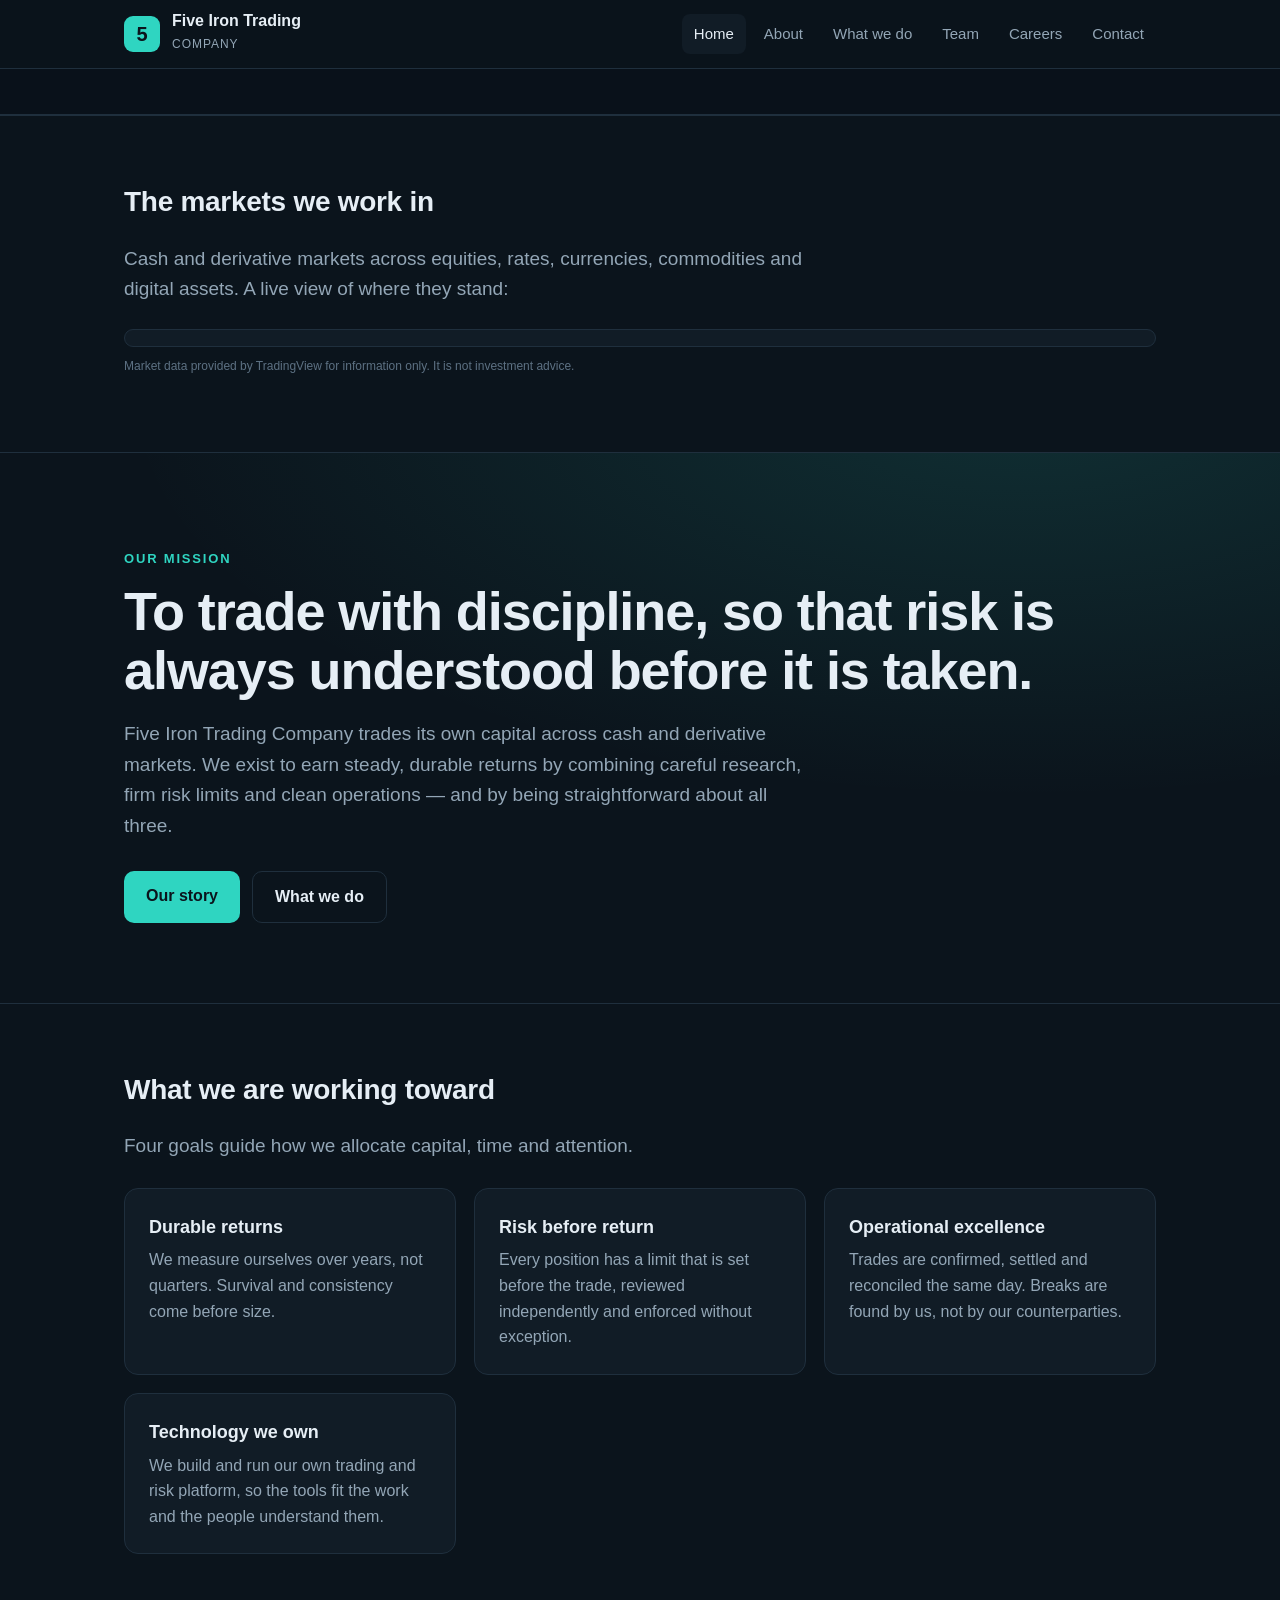
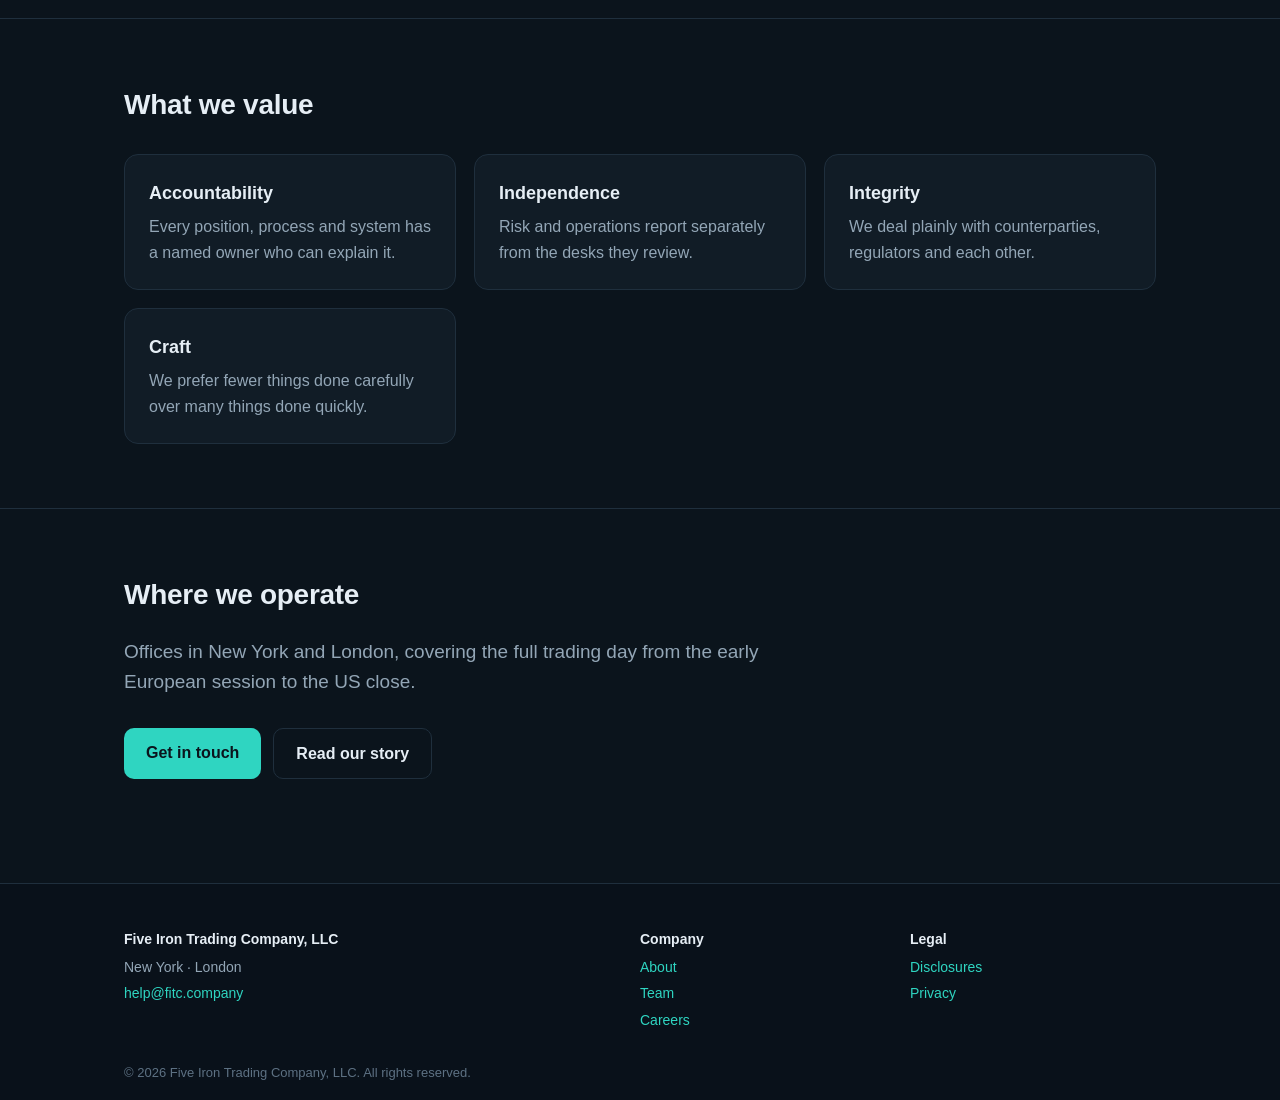
<file: index.html>
<!doctype html>
<html lang="en"><head><meta charset="utf-8"><meta name="viewport" content="width=device-width,initial-scale=1">
<title>Five Iron Trading Company</title><meta name="description" content="Five Iron Trading Company is a proprietary trading firm in New York and London.">
<link rel="stylesheet" href="assets/site.css"><link rel="icon" href="assets/favicon.svg" type="image/svg+xml"></head>
<body><header class="top"><div class="wrap bar"><a class="brand" href="index.html"><span class="mark">5</span><span><b>Five Iron Trading</b><small>Company</small></span></a>
<nav><a href="index.html" class="on">Home</a><a href="about.html">About</a><a href="what-we-do.html">What we do</a><a href="team.html">Team</a><a href="careers.html">Careers</a><a href="contact.html">Contact</a></nav></div></header>
<div class="ticker"><div class="tradingview-widget-container"><div class="tradingview-widget-container__widget"></div>
<script type="text/javascript" src="https://s3.tradingview.com/external-embedding/embed-widget-ticker-tape.js" async>
{"symbols":[{"proName":"FOREXCOM:SPXUSD","title":"S&P 500"},{"proName":"FOREXCOM:NSXUSD","title":"Nasdaq 100"},{"proName":"FX_IDC:EURUSD","title":"EUR/USD"},{"proName":"BITSTAMP:BTCUSD","title":"Bitcoin"},{"proName":"TVC:GOLD","title":"Gold"},{"proName":"TVC:USOIL","title":"WTI Crude"},{"proName":"TVC:US10Y","title":"US 10Y"}],"colorTheme":"dark","isTransparent":true,"displayMode":"adaptive","locale":"en"}
</script></div></div>
<section class="s first"><div class="wrap"><h2>The markets we work in</h2><p class="lede">Cash and derivative markets across equities, rates, currencies, commodities and digital assets. A live view of where they stand:</p>
<div class="mkt"><div class="tradingview-widget-container"><div class="tradingview-widget-container__widget"></div>
<script type="text/javascript" src="https://s3.tradingview.com/external-embedding/embed-widget-market-overview.js" async>
{"colorTheme":"dark","dateRange":"12M","showChart":true,"locale":"en","width":"100%","height":520,"isTransparent":true,"showSymbolLogo":true,"showFloatingTooltip":false,"tabs":[{"title":"Indices","symbols":[{"s":"FOREXCOM:SPXUSD","d":"S&P 500"},{"s":"FOREXCOM:NSXUSD","d":"Nasdaq 100"},{"s":"FOREXCOM:DJI","d":"Dow 30"},{"s":"INDEX:NKY","d":"Nikkei 225"},{"s":"INDEX:DEU40","d":"DAX"}]},{"title":"Currencies","symbols":[{"s":"FX:EURUSD","d":"EUR/USD"},{"s":"FX:GBPUSD","d":"GBP/USD"},{"s":"FX:USDJPY","d":"USD/JPY"}]},{"title":"Commodities","symbols":[{"s":"TVC:GOLD","d":"Gold"},{"s":"TVC:USOIL","d":"WTI Crude"},{"s":"CAPITALCOM:NATURALGAS","d":"Natural gas"}]}]}
</script></div></div><p class="fine2">Market data provided by TradingView for information only. It is not investment advice.</p></div></section>
<section class="hero"><div class="wrap"><div class="eyebrow">Our mission</div>
<h1>To trade with discipline, so that risk is always understood before it is taken.</h1>
<p class="lede">Five Iron Trading Company trades its own capital across cash and derivative markets. We exist to earn steady, durable returns by combining careful research, firm risk limits and clean operations &mdash; and by being straightforward about all three.</p>
<div class="btns"><a class="btn p" href="about.html">Our story</a><a class="btn s" href="what-we-do.html">What we do</a></div></div></section>
<section class="s"><div class="wrap"><h2>What we are working toward</h2><p class="lede">Four goals guide how we allocate capital, time and attention.</p>
<div class="grid"><div class="card"><h3>Durable returns</h3><p>We measure ourselves over years, not quarters. Survival and consistency come before size.</p></div>
<div class="card"><h3>Risk before return</h3><p>Every position has a limit that is set before the trade, reviewed independently and enforced without exception.</p></div>
<div class="card"><h3>Operational excellence</h3><p>Trades are confirmed, settled and reconciled the same day. Breaks are found by us, not by our counterparties.</p></div>
<div class="card"><h3>Technology we own</h3><p>We build and run our own trading and risk platform, so the tools fit the work and the people understand them.</p></div></div></div></section>
<section class="s"><div class="wrap"><h2>What we value</h2>
<div class="grid"><div class="card"><h3>Accountability</h3><p>Every position, process and system has a named owner who can explain it.</p></div>
<div class="card"><h3>Independence</h3><p>Risk and operations report separately from the desks they review.</p></div>
<div class="card"><h3>Integrity</h3><p>We deal plainly with counterparties, regulators and each other.</p></div>
<div class="card"><h3>Craft</h3><p>We prefer fewer things done carefully over many things done quickly.</p></div></div></div></section>
<section class="s"><div class="wrap"><h2>Where we operate</h2>
<p class="lede">Offices in New York and London, covering the full trading day from the early European session to the US close.</p>
<div class="btns"><a class="btn p" href="contact.html">Get in touch</a><a class="btn s" href="about.html">Read our story</a></div></div></section>
<footer><div class="wrap foot"><div><b>Five Iron Trading Company, LLC</b><p>New York &middot; London</p><p><a href="mailto:help@fitc.company">help@fitc.company</a></p></div>
<div><b>Company</b><p><a href="about.html">About</a></p><p><a href="team.html">Team</a></p><p><a href="careers.html">Careers</a></p></div>
<div><b>Legal</b><p><a href="legal.html">Disclosures</a></p><p><a href="legal.html#privacy">Privacy</a></p></div></div>
<div class="wrap fine">&copy; 2026 Five Iron Trading Company, LLC. All rights reserved.</div></footer></body></html>
</file>
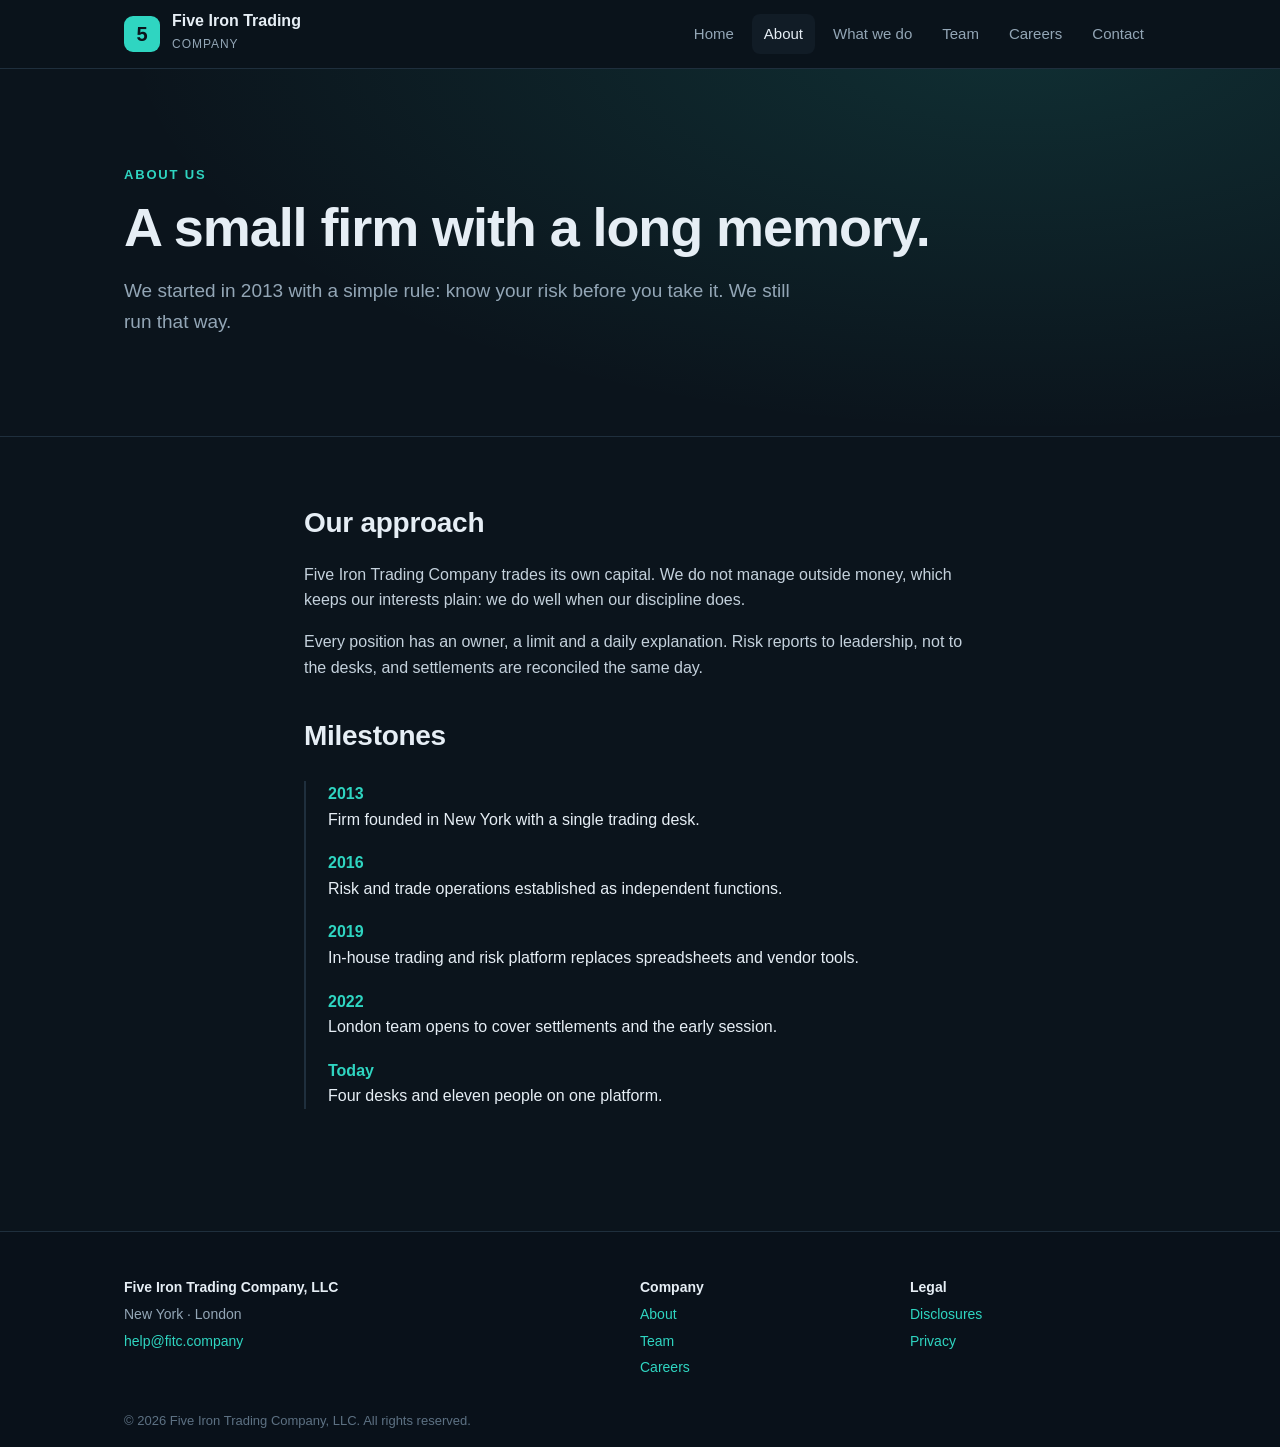
<file: about.html>
<!doctype html>
<html lang="en"><head><meta charset="utf-8"><meta name="viewport" content="width=device-width,initial-scale=1">
<title>About | Five Iron Trading Company</title><meta name="description" content="About Five Iron Trading Company.">
<link rel="stylesheet" href="assets/site.css"><link rel="icon" href="assets/favicon.svg" type="image/svg+xml"></head>
<body><header class="top"><div class="wrap bar"><a class="brand" href="index.html"><span class="mark">5</span><span><b>Five Iron Trading</b><small>Company</small></span></a>
<nav><a href="index.html">Home</a><a href="about.html" class="on">About</a><a href="what-we-do.html">What we do</a><a href="team.html">Team</a><a href="careers.html">Careers</a><a href="contact.html">Contact</a></nav></div></header>

<section class="hero"><div class="wrap"><div class="eyebrow">About us</div><h1>A small firm with a long memory.</h1>
<p class="lede">We started in 2013 with a simple rule: know your risk before you take it. We still run that way.</p></div></section>
<section class="s"><div class="wrap prose"><h2>Our approach</h2>
<p>Five Iron Trading Company trades its own capital. We do not manage outside money, which keeps our interests plain: we do well when our discipline does.</p>
<p>Every position has an owner, a limit and a daily explanation. Risk reports to leadership, not to the desks, and settlements are reconciled the same day.</p>
<h2 style="margin-top:34px">Milestones</h2>
<div class="timeline"><div><b>2013</b><br>Firm founded in New York with a single trading desk.</div>
<div><b>2016</b><br>Risk and trade operations established as independent functions.</div>
<div><b>2019</b><br>In-house trading and risk platform replaces spreadsheets and vendor tools.</div>
<div><b>2022</b><br>London team opens to cover settlements and the early session.</div>
<div><b>Today</b><br>Four desks and eleven people on one platform.</div></div></div></section>
<footer><div class="wrap foot"><div><b>Five Iron Trading Company, LLC</b><p>New York &middot; London</p><p><a href="mailto:help@fitc.company">help@fitc.company</a></p></div>
<div><b>Company</b><p><a href="about.html">About</a></p><p><a href="team.html">Team</a></p><p><a href="careers.html">Careers</a></p></div>
<div><b>Legal</b><p><a href="legal.html">Disclosures</a></p><p><a href="legal.html#privacy">Privacy</a></p></div></div>
<div class="wrap fine">&copy; 2026 Five Iron Trading Company, LLC. All rights reserved.</div></footer></body></html>
</file>
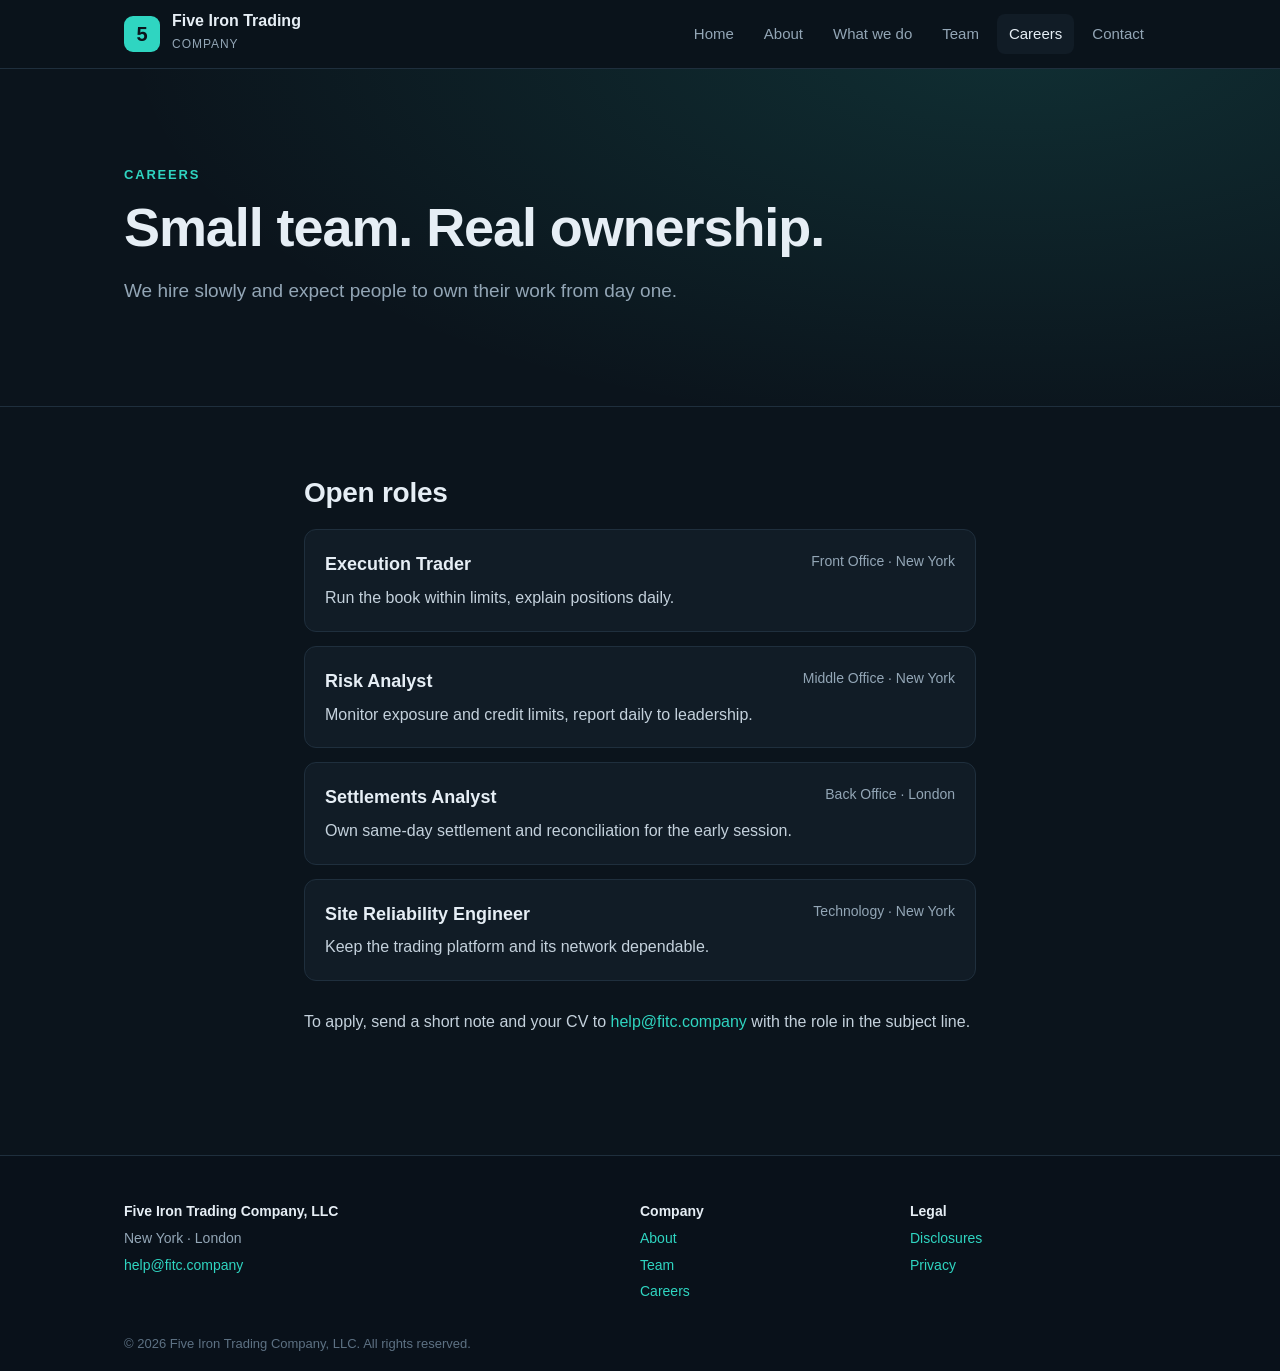
<file: careers.html>
<!doctype html>
<html lang="en"><head><meta charset="utf-8"><meta name="viewport" content="width=device-width,initial-scale=1">
<title>Careers | Five Iron Trading Company</title><meta name="description" content="Open roles at Five Iron Trading Company.">
<link rel="stylesheet" href="assets/site.css"><link rel="icon" href="assets/favicon.svg" type="image/svg+xml"></head>
<body><header class="top"><div class="wrap bar"><a class="brand" href="index.html"><span class="mark">5</span><span><b>Five Iron Trading</b><small>Company</small></span></a>
<nav><a href="index.html">Home</a><a href="about.html">About</a><a href="what-we-do.html">What we do</a><a href="team.html">Team</a><a href="careers.html" class="on">Careers</a><a href="contact.html">Contact</a></nav></div></header>

<section class="hero"><div class="wrap"><div class="eyebrow">Careers</div><h1>Small team. Real ownership.</h1><p class="lede">We hire slowly and expect people to own their work from day one.</p></div></section><section class="s"><div class="wrap prose"><h2>Open roles</h2><div class="role"><div><h3>Execution Trader</h3><p>Run the book within limits, explain positions daily.</p></div><div class="tag">Front Office &middot; New York</div></div><div class="role"><div><h3>Risk Analyst</h3><p>Monitor exposure and credit limits, report daily to leadership.</p></div><div class="tag">Middle Office &middot; New York</div></div><div class="role"><div><h3>Settlements Analyst</h3><p>Own same-day settlement and reconciliation for the early session.</p></div><div class="tag">Back Office &middot; London</div></div><div class="role"><div><h3>Site Reliability Engineer</h3><p>Keep the trading platform and its network dependable.</p></div><div class="tag">Technology &middot; New York</div></div><p style="margin-top:28px">To apply, send a short note and your CV to <a href="mailto:help@fitc.company?subject=Application">help@fitc.company</a> with the role in the subject line.</p></div></section>
<footer><div class="wrap foot"><div><b>Five Iron Trading Company, LLC</b><p>New York &middot; London</p><p><a href="mailto:help@fitc.company">help@fitc.company</a></p></div>
<div><b>Company</b><p><a href="about.html">About</a></p><p><a href="team.html">Team</a></p><p><a href="careers.html">Careers</a></p></div>
<div><b>Legal</b><p><a href="legal.html">Disclosures</a></p><p><a href="legal.html#privacy">Privacy</a></p></div></div>
<div class="wrap fine">&copy; 2026 Five Iron Trading Company, LLC. All rights reserved.</div></footer></body></html>
</file>
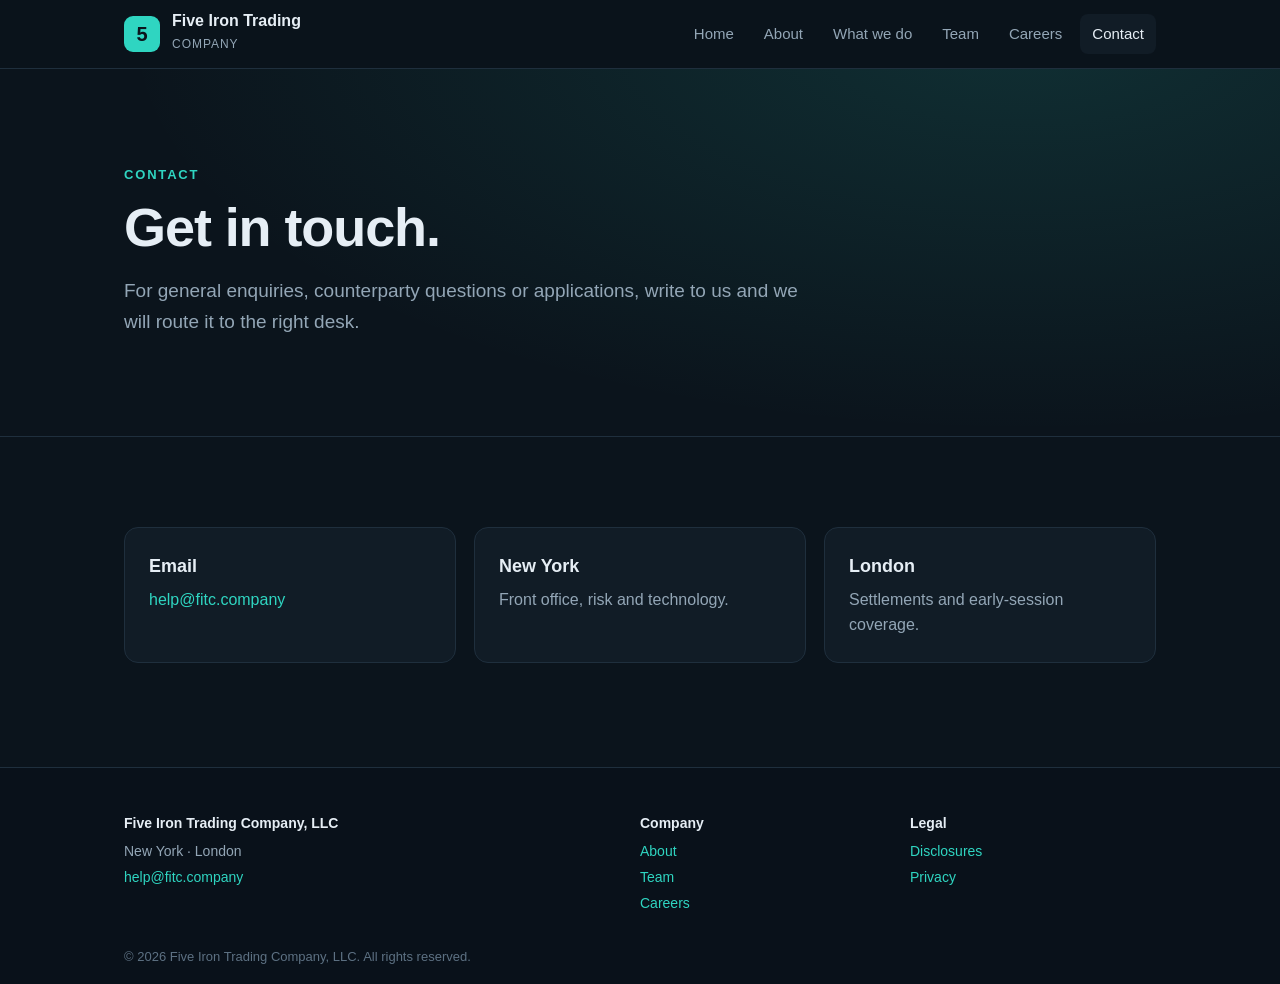
<file: contact.html>
<!doctype html>
<html lang="en"><head><meta charset="utf-8"><meta name="viewport" content="width=device-width,initial-scale=1">
<title>Contact | Five Iron Trading Company</title><meta name="description" content="Contact Five Iron Trading Company.">
<link rel="stylesheet" href="assets/site.css"><link rel="icon" href="assets/favicon.svg" type="image/svg+xml"></head>
<body><header class="top"><div class="wrap bar"><a class="brand" href="index.html"><span class="mark">5</span><span><b>Five Iron Trading</b><small>Company</small></span></a>
<nav><a href="index.html">Home</a><a href="about.html">About</a><a href="what-we-do.html">What we do</a><a href="team.html">Team</a><a href="careers.html">Careers</a><a href="contact.html" class="on">Contact</a></nav></div></header>

<section class="hero"><div class="wrap"><div class="eyebrow">Contact</div><h1>Get in touch.</h1><p class="lede">For general enquiries, counterparty questions or applications, write to us and we will route it to the right desk.</p></div></section>
<section class="s"><div class="wrap"><div class="grid"><div class="card"><h3>Email</h3><p><a href="mailto:help@fitc.company">help@fitc.company</a></p></div>
<div class="card"><h3>New York</h3><p>Front office, risk and technology.</p></div><div class="card"><h3>London</h3><p>Settlements and early-session coverage.</p></div></div></div></section>
<footer><div class="wrap foot"><div><b>Five Iron Trading Company, LLC</b><p>New York &middot; London</p><p><a href="mailto:help@fitc.company">help@fitc.company</a></p></div>
<div><b>Company</b><p><a href="about.html">About</a></p><p><a href="team.html">Team</a></p><p><a href="careers.html">Careers</a></p></div>
<div><b>Legal</b><p><a href="legal.html">Disclosures</a></p><p><a href="legal.html#privacy">Privacy</a></p></div></div>
<div class="wrap fine">&copy; 2026 Five Iron Trading Company, LLC. All rights reserved.</div></footer></body></html>
</file>
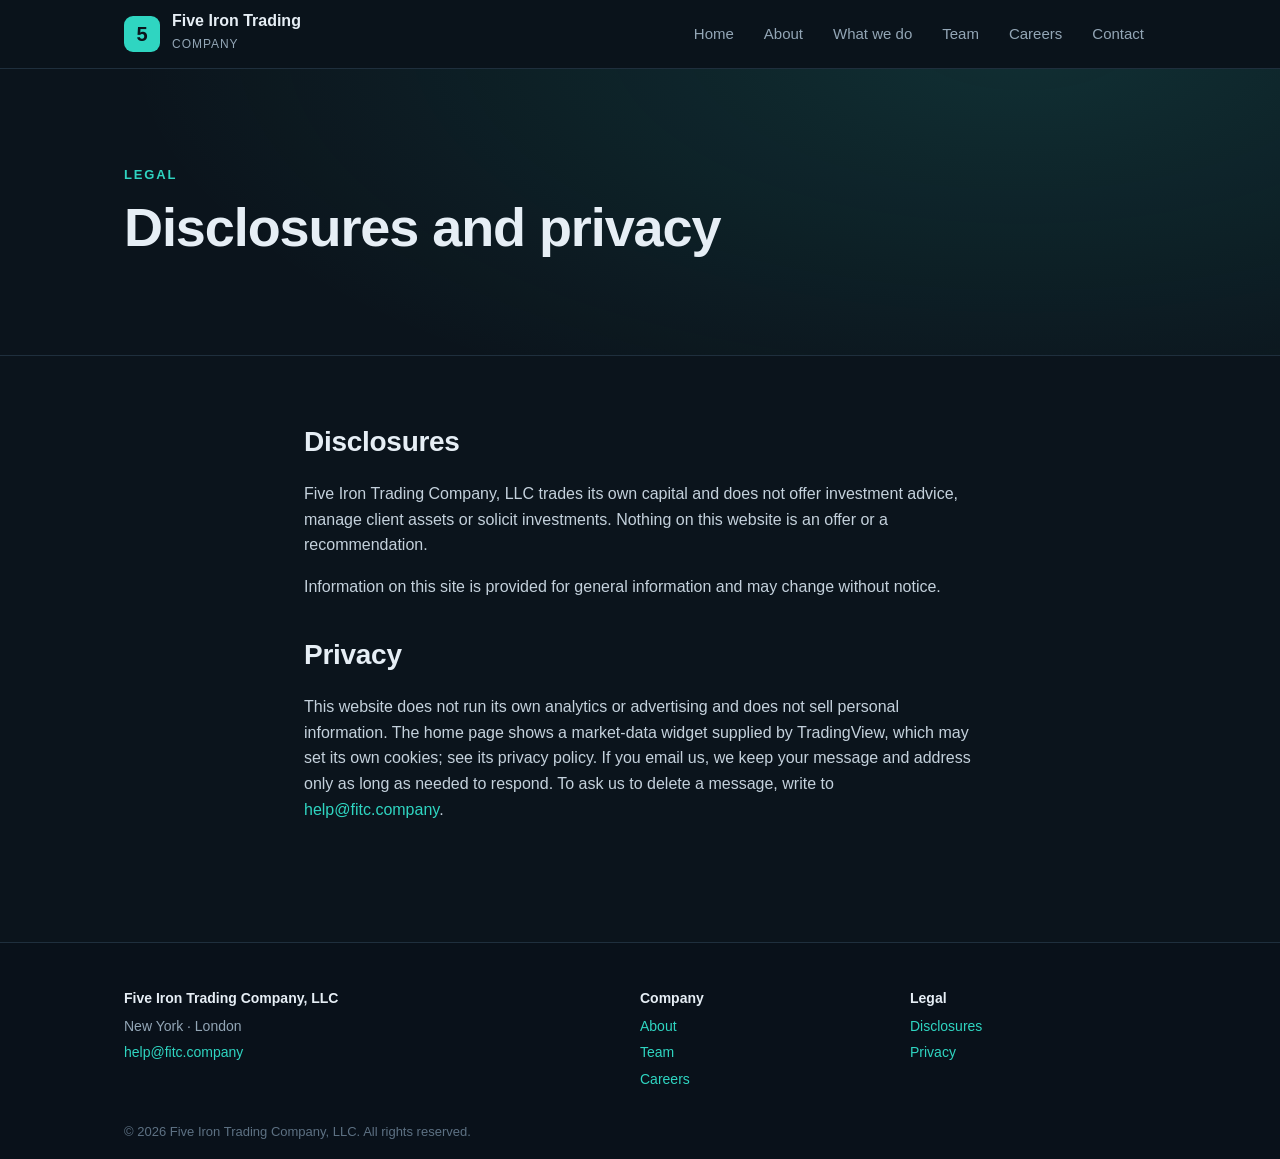
<file: legal.html>
<!doctype html>
<html lang="en"><head><meta charset="utf-8"><meta name="viewport" content="width=device-width,initial-scale=1">
<title>Legal | Five Iron Trading Company</title><meta name="description" content="Disclosures and privacy.">
<link rel="stylesheet" href="assets/site.css"><link rel="icon" href="assets/favicon.svg" type="image/svg+xml"></head>
<body><header class="top"><div class="wrap bar"><a class="brand" href="index.html"><span class="mark">5</span><span><b>Five Iron Trading</b><small>Company</small></span></a>
<nav><a href="index.html">Home</a><a href="about.html">About</a><a href="what-we-do.html">What we do</a><a href="team.html">Team</a><a href="careers.html">Careers</a><a href="contact.html">Contact</a></nav></div></header>

<section class="hero"><div class="wrap"><div class="eyebrow">Legal</div><h1>Disclosures and privacy</h1></div></section>
<section class="s"><div class="wrap prose"><h2>Disclosures</h2>
<p>Five Iron Trading Company, LLC trades its own capital and does not offer investment advice, manage client assets or solicit investments. Nothing on this website is an offer or a recommendation.</p>
<p>Information on this site is provided for general information and may change without notice.</p>
<h2 id="privacy" style="margin-top:34px">Privacy</h2>
<p>This website does not run its own analytics or advertising and does not sell personal information. The home page shows a market-data widget supplied by TradingView, which may set its own cookies; see its privacy policy. If you email us, we keep your message and address only as long as needed to respond. To ask us to delete a message, write to <a href="mailto:help@fitc.company">help@fitc.company</a>.</p></div></section>
<footer><div class="wrap foot"><div><b>Five Iron Trading Company, LLC</b><p>New York &middot; London</p><p><a href="mailto:help@fitc.company">help@fitc.company</a></p></div>
<div><b>Company</b><p><a href="about.html">About</a></p><p><a href="team.html">Team</a></p><p><a href="careers.html">Careers</a></p></div>
<div><b>Legal</b><p><a href="legal.html">Disclosures</a></p><p><a href="legal.html#privacy">Privacy</a></p></div></div>
<div class="wrap fine">&copy; 2026 Five Iron Trading Company, LLC. All rights reserved.</div></footer></body></html>
</file>
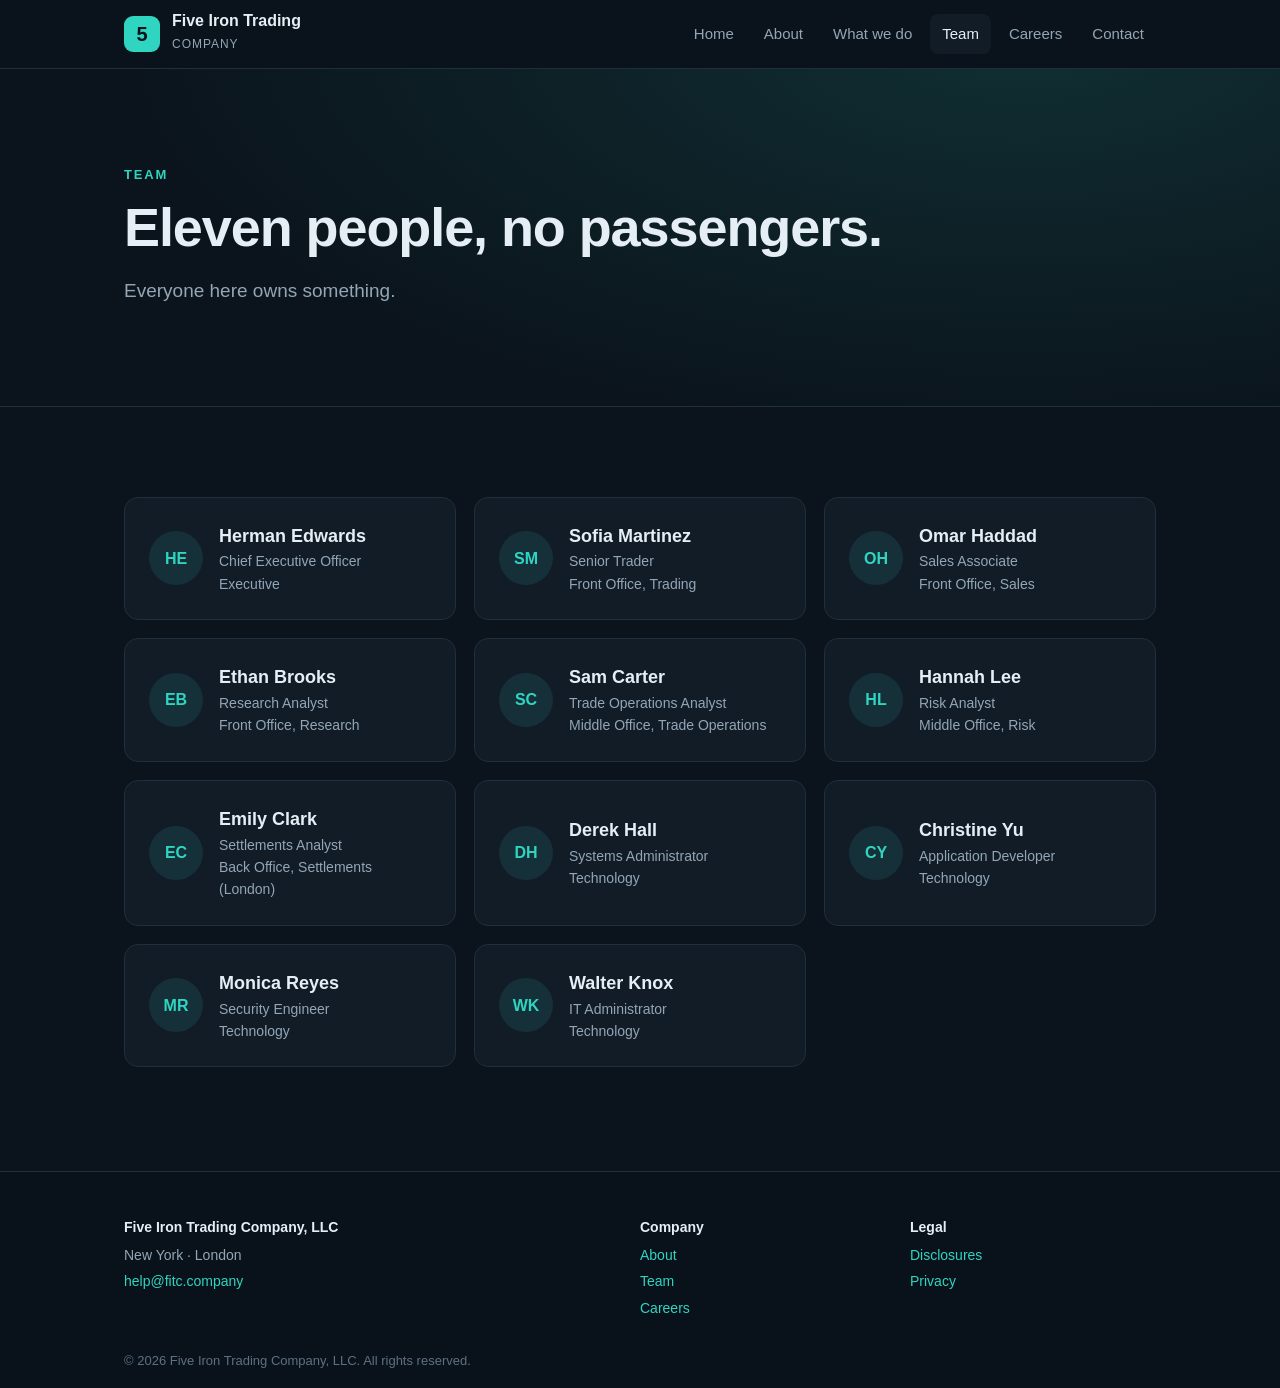
<file: team.html>
<!doctype html>
<html lang="en"><head><meta charset="utf-8"><meta name="viewport" content="width=device-width,initial-scale=1">
<title>Team | Five Iron Trading Company</title><meta name="description" content="The people of Five Iron Trading Company.">
<link rel="stylesheet" href="assets/site.css"><link rel="icon" href="assets/favicon.svg" type="image/svg+xml"></head>
<body><header class="top"><div class="wrap bar"><a class="brand" href="index.html"><span class="mark">5</span><span><b>Five Iron Trading</b><small>Company</small></span></a>
<nav><a href="index.html">Home</a><a href="about.html">About</a><a href="what-we-do.html">What we do</a><a href="team.html" class="on">Team</a><a href="careers.html">Careers</a><a href="contact.html">Contact</a></nav></div></header>

<section class="hero"><div class="wrap"><div class="eyebrow">Team</div><h1>Eleven people, no passengers.</h1><p class="lede">Everyone here owns something.</p></div></section><section class="s"><div class="wrap"><div class="grid"><div class="card person"><div class="av">HE</div><div><h3>Herman Edwards</h3><p>Chief Executive Officer</p><p>Executive</p></div></div><div class="card person"><div class="av">SM</div><div><h3>Sofia Martinez</h3><p>Senior Trader</p><p>Front Office, Trading</p></div></div><div class="card person"><div class="av">OH</div><div><h3>Omar Haddad</h3><p>Sales Associate</p><p>Front Office, Sales</p></div></div><div class="card person"><div class="av">EB</div><div><h3>Ethan Brooks</h3><p>Research Analyst</p><p>Front Office, Research</p></div></div><div class="card person"><div class="av">SC</div><div><h3>Sam Carter</h3><p>Trade Operations Analyst</p><p>Middle Office, Trade Operations</p></div></div><div class="card person"><div class="av">HL</div><div><h3>Hannah Lee</h3><p>Risk Analyst</p><p>Middle Office, Risk</p></div></div><div class="card person"><div class="av">EC</div><div><h3>Emily Clark</h3><p>Settlements Analyst</p><p>Back Office, Settlements (London)</p></div></div><div class="card person"><div class="av">DH</div><div><h3>Derek Hall</h3><p>Systems Administrator</p><p>Technology</p></div></div><div class="card person"><div class="av">CY</div><div><h3>Christine Yu</h3><p>Application Developer</p><p>Technology</p></div></div><div class="card person"><div class="av">MR</div><div><h3>Monica Reyes</h3><p>Security Engineer</p><p>Technology</p></div></div><div class="card person"><div class="av">WK</div><div><h3>Walter Knox</h3><p>IT Administrator</p><p>Technology</p></div></div></div></div></section>
<footer><div class="wrap foot"><div><b>Five Iron Trading Company, LLC</b><p>New York &middot; London</p><p><a href="mailto:help@fitc.company">help@fitc.company</a></p></div>
<div><b>Company</b><p><a href="about.html">About</a></p><p><a href="team.html">Team</a></p><p><a href="careers.html">Careers</a></p></div>
<div><b>Legal</b><p><a href="legal.html">Disclosures</a></p><p><a href="legal.html#privacy">Privacy</a></p></div></div>
<div class="wrap fine">&copy; 2026 Five Iron Trading Company, LLC. All rights reserved.</div></footer></body></html>
</file>
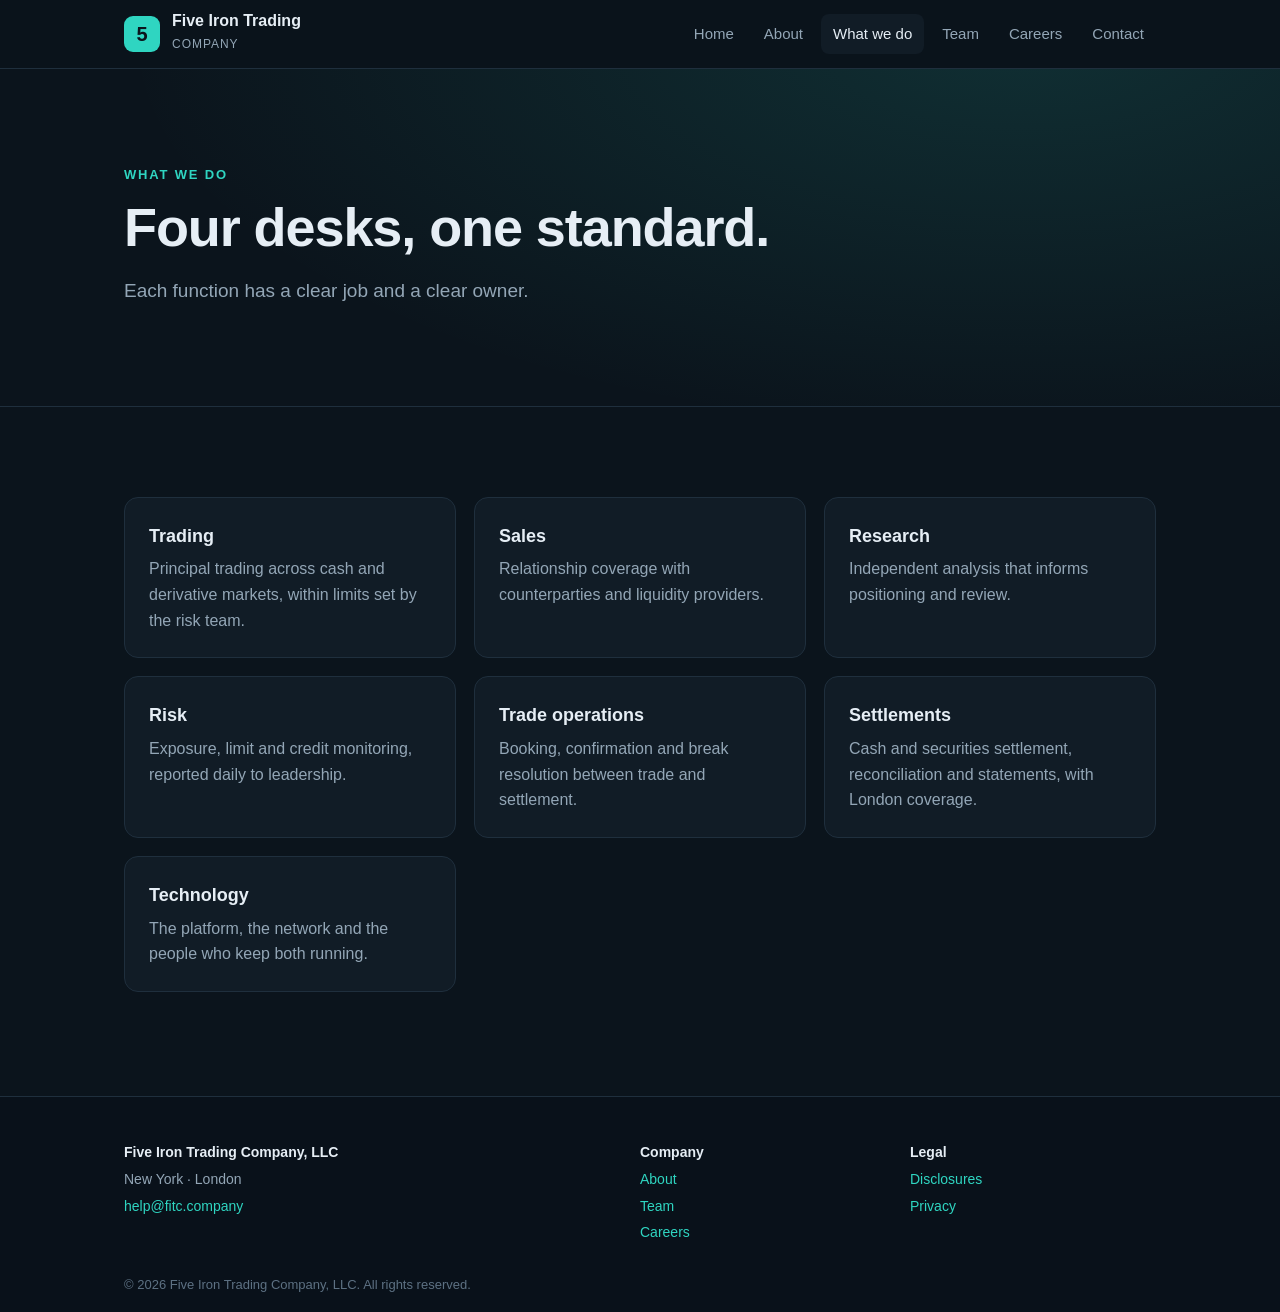
<file: what-we-do.html>
<!doctype html>
<html lang="en"><head><meta charset="utf-8"><meta name="viewport" content="width=device-width,initial-scale=1">
<title>What we do | Five Iron Trading Company</title><meta name="description" content="Trading, risk and operations at Five Iron Trading Company.">
<link rel="stylesheet" href="assets/site.css"><link rel="icon" href="assets/favicon.svg" type="image/svg+xml"></head>
<body><header class="top"><div class="wrap bar"><a class="brand" href="index.html"><span class="mark">5</span><span><b>Five Iron Trading</b><small>Company</small></span></a>
<nav><a href="index.html">Home</a><a href="about.html">About</a><a href="what-we-do.html" class="on">What we do</a><a href="team.html">Team</a><a href="careers.html">Careers</a><a href="contact.html">Contact</a></nav></div></header>

<section class="hero"><div class="wrap"><div class="eyebrow">What we do</div><h1>Four desks, one standard.</h1>
<p class="lede">Each function has a clear job and a clear owner.</p></div></section>
<section class="s"><div class="wrap"><div class="grid">
<div class="card"><h3>Trading</h3><p>Principal trading across cash and derivative markets, within limits set by the risk team.</p></div>
<div class="card"><h3>Sales</h3><p>Relationship coverage with counterparties and liquidity providers.</p></div>
<div class="card"><h3>Research</h3><p>Independent analysis that informs positioning and review.</p></div>
<div class="card"><h3>Risk</h3><p>Exposure, limit and credit monitoring, reported daily to leadership.</p></div>
<div class="card"><h3>Trade operations</h3><p>Booking, confirmation and break resolution between trade and settlement.</p></div>
<div class="card"><h3>Settlements</h3><p>Cash and securities settlement, reconciliation and statements, with London coverage.</p></div>
<div class="card"><h3>Technology</h3><p>The platform, the network and the people who keep both running.</p></div></div></div></section>
<footer><div class="wrap foot"><div><b>Five Iron Trading Company, LLC</b><p>New York &middot; London</p><p><a href="mailto:help@fitc.company">help@fitc.company</a></p></div>
<div><b>Company</b><p><a href="about.html">About</a></p><p><a href="team.html">Team</a></p><p><a href="careers.html">Careers</a></p></div>
<div><b>Legal</b><p><a href="legal.html">Disclosures</a></p><p><a href="legal.html#privacy">Privacy</a></p></div></div>
<div class="wrap fine">&copy; 2026 Five Iron Trading Company, LLC. All rights reserved.</div></footer></body></html>
</file>
<file: assets/site.css>
:root{--bg:#0b141c;--panel:#111c26;--line:#1f2f3d;--ink:#e6eef5;--mute:#93a6b6;--teal:#2fd5c1;--teal2:#1ea898}
*{box-sizing:border-box}html{scroll-behavior:smooth}
body{margin:0;background:var(--bg);color:var(--ink);font:16px/1.6 -apple-system,BlinkMacSystemFont,"Inter","Segoe UI",Roboto,sans-serif}
a{color:var(--teal);text-decoration:none}a:hover{text-decoration:underline}
.wrap{max-width:1080px;margin:0 auto;padding:0 24px}
.top{position:sticky;top:0;background:rgba(11,20,28,.92);backdrop-filter:blur(8px);border-bottom:1px solid var(--line);z-index:5}
.bar{display:flex;align-items:center;justify-content:space-between;height:68px}
.brand{display:flex;gap:12px;align-items:center;color:var(--ink)}.brand:hover{text-decoration:none}
.mark{width:36px;height:36px;border-radius:9px;background:var(--teal);color:#0b141c;display:grid;place-items:center;font-weight:800;font-size:20px}
.brand b{display:block;line-height:1.1}.brand small{color:var(--mute);font-size:12px;letter-spacing:.08em;text-transform:uppercase}
nav{display:flex;gap:6px;flex-wrap:wrap}nav a{color:var(--mute);padding:8px 12px;border-radius:8px;font-size:15px}
nav a:hover,nav a.on{color:var(--ink);background:var(--panel);text-decoration:none}
.hero{padding:96px 0 80px;background:radial-gradient(900px 400px at 80% -10%,rgba(47,213,193,.14),transparent),var(--bg)}
.eyebrow{color:var(--teal);font-size:13px;letter-spacing:.14em;text-transform:uppercase;font-weight:600}
h1{font-size:clamp(34px,5vw,54px);line-height:1.1;margin:12px 0 18px;letter-spacing:-.02em}
h2{font-size:28px;margin:0 0 12px;letter-spacing:-.01em}h3{margin:0 0 6px;font-size:18px}
.lede{color:var(--mute);font-size:19px;max-width:680px}
.btns{margin-top:30px;display:flex;gap:12px;flex-wrap:wrap}
.btn{display:inline-block;padding:12px 22px;border-radius:10px;font-weight:600}
.btn.p{background:var(--teal);color:#0b141c}.btn.p:hover{background:var(--teal2);text-decoration:none}
.btn.s{border:1px solid var(--line);color:var(--ink)}.btn.s:hover{background:var(--panel);text-decoration:none}
section.s{padding:64px 0;border-top:1px solid var(--line)}
.grid{display:grid;gap:18px;grid-template-columns:repeat(auto-fit,minmax(250px,1fr));margin-top:26px}
.card{background:var(--panel);border:1px solid var(--line);border-radius:14px;padding:24px}
.card p{color:var(--mute);margin:6px 0 0}
.stats{display:grid;grid-template-columns:repeat(auto-fit,minmax(170px,1fr));gap:18px;margin-top:34px}
.stat b{display:block;font-size:34px;color:var(--teal)}.stat span{color:var(--mute);font-size:14px}
.person{display:flex;gap:16px;align-items:center}.av{flex:none;width:54px;height:54px;border-radius:50%;background:#16303a;color:var(--teal);display:grid;place-items:center;font-weight:700}
.person p{margin:0;color:var(--mute);font-size:14px}.person h3{margin:0}
.role{background:var(--panel);border:1px solid var(--line);border-radius:12px;padding:20px;margin-top:14px;display:flex;justify-content:space-between;gap:16px;flex-wrap:wrap}
.role p{margin:4px 0 0;color:var(--mute)}.tag{color:var(--mute);font-size:14px}
.prose{max-width:720px}.prose p,.prose li{color:#c4d1dc}
.timeline{border-left:2px solid var(--line);margin-top:22px;padding-left:22px}.timeline div{margin-bottom:18px}.timeline b{color:var(--teal)}
footer{border-top:1px solid var(--line);margin-top:40px;padding:42px 0 16px;background:#09111a}
.foot{display:grid;gap:24px;grid-template-columns:2fr 1fr 1fr}.foot p{margin:4px 0;color:var(--mute);font-size:14px}.foot b{font-size:14px}
.fine{color:#5d7183;font-size:13px;margin-top:28px}
.first{border-top:0;padding-top:36px}.first+.hero{border-top:1px solid var(--line)}.ticker{border-bottom:1px solid var(--line);background:#09111a;min-height:46px}.mkt{margin-top:24px;border:1px solid var(--line);border-radius:14px;background:var(--panel);padding:8px;overflow:hidden}.fine2{color:#5d7183;font-size:12px;margin-top:10px}
@media(max-width:700px){.bar{height:auto;padding:12px 0;flex-direction:column;gap:8px}.foot{grid-template-columns:1fr}.hero{padding:64px 0 48px}}
</file>
